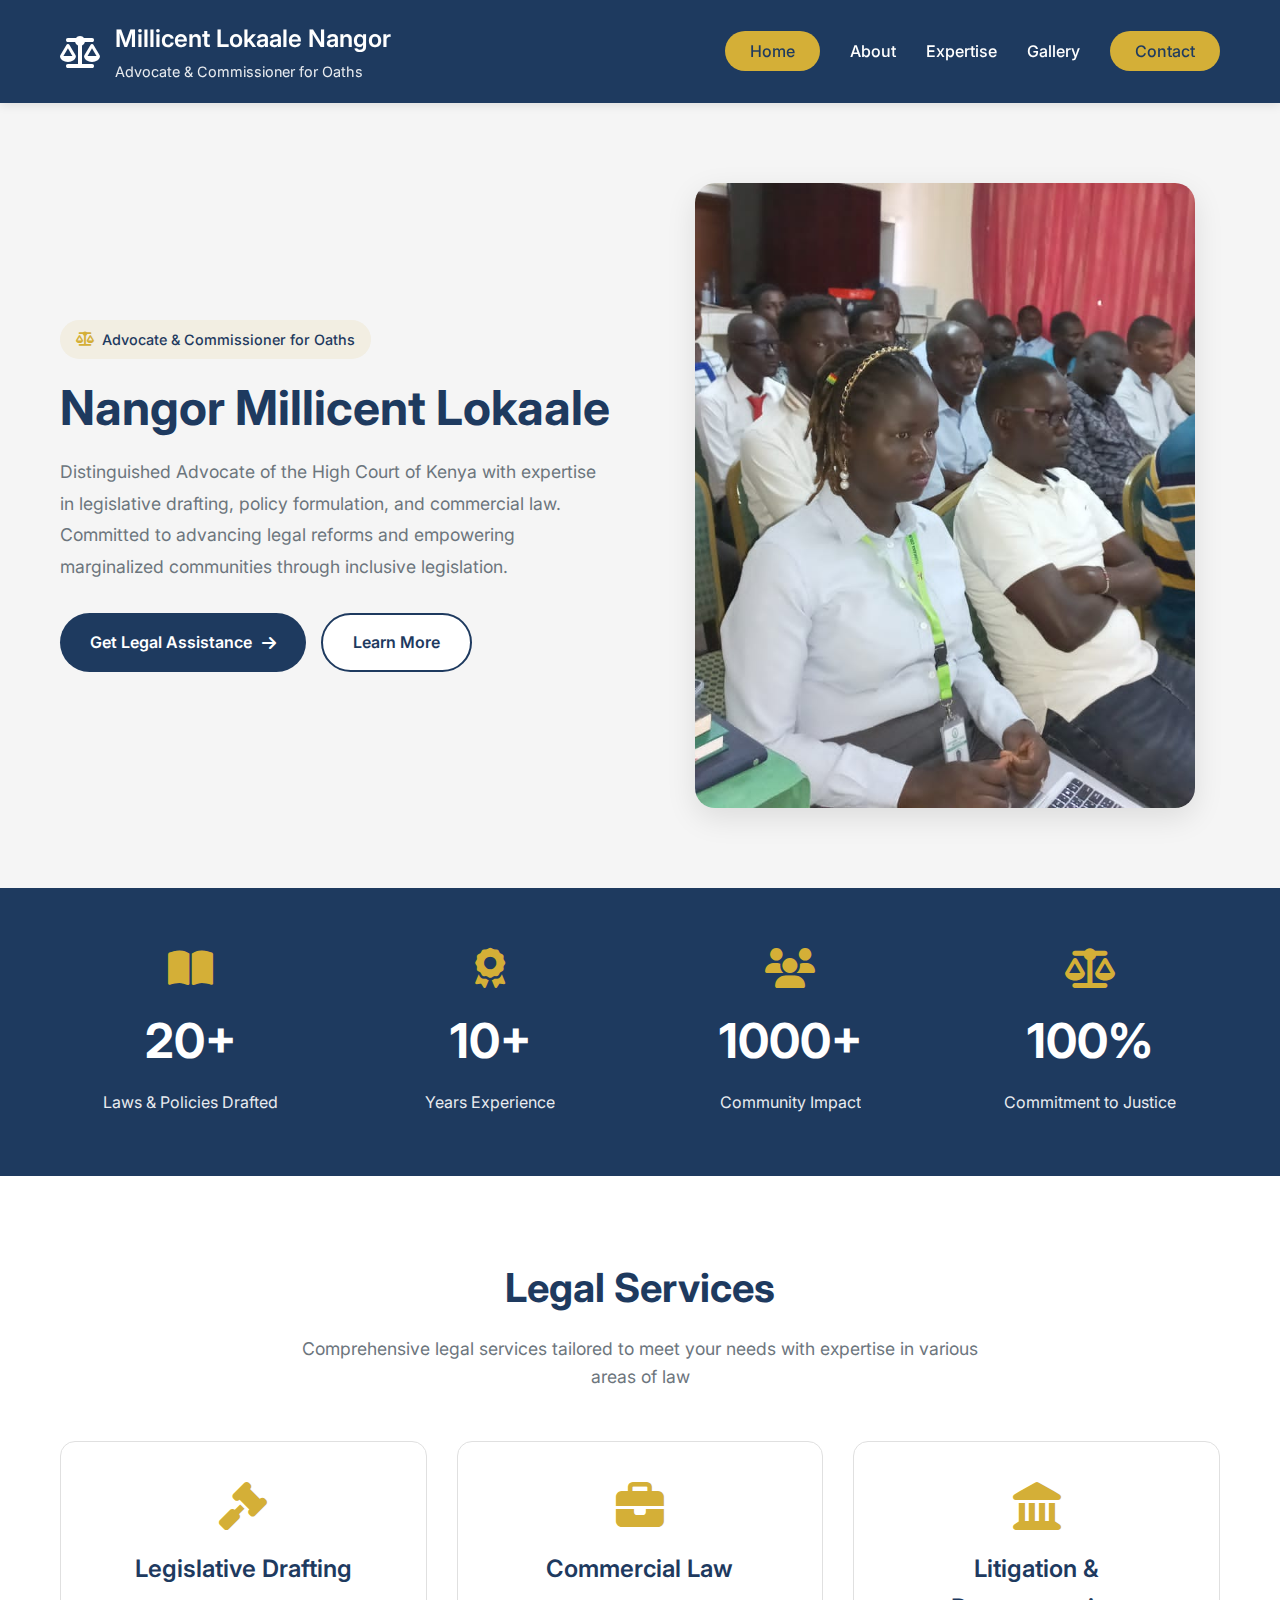
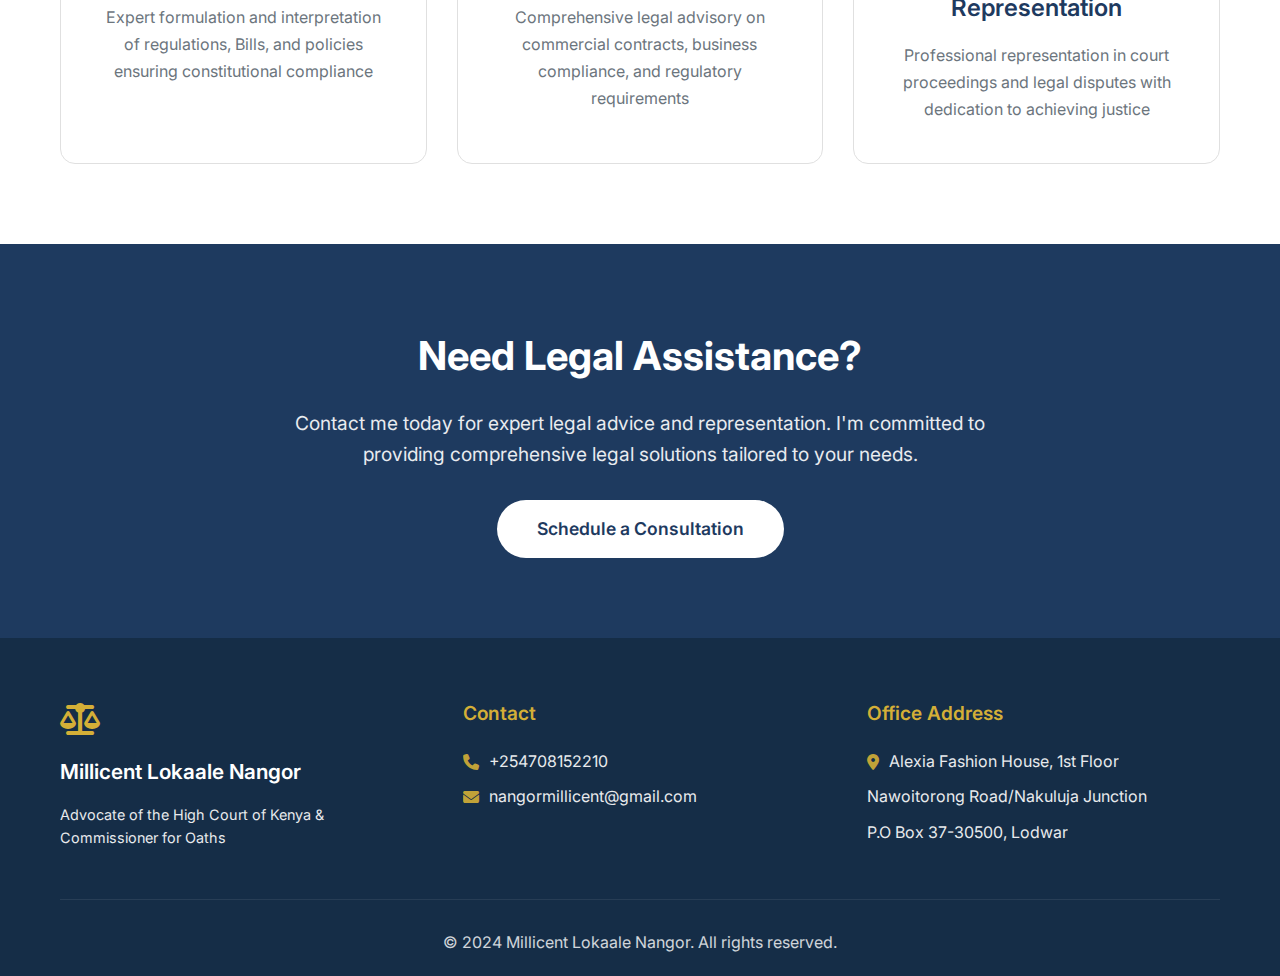
<file: index.html>
<!DOCTYPE html>
<html lang="en">
<head>
    <meta charset="UTF-8">
    <meta name="viewport" content="width=device-width, initial-scale=1.0">
    <title>Millicent Lokaale Nangor - Advocate & Commissioner for Oaths</title>
    <link rel="stylesheet" href="styles.css">
    <link href="https://fonts.googleapis.com/css2?family=Inter:wght@300;400;500;600;700&display=swap" rel="stylesheet">
    <link rel="stylesheet" href="https://cdnjs.cloudflare.com/ajax/libs/font-awesome/6.4.0/css/all.min.css">
</head>
<body>
    <!-- Header Navigation -->
    <header class="top-header">
        <div class="container">
            <div class="header-content">
                <div class="logo-brand">
                    <i class="fas fa-balance-scale"></i>
                    <div class="logo-text">
                        <h1>Millicent Lokaale Nangor</h1>
                        <p>Advocate & Commissioner for Oaths</p>
                    </div>
                </div>
                <nav class="main-nav">
                    <ul>
                        <li><a href="index.html" class="btn-contact active">Home</a></li>
                        <li><a href="about.html">About</a></li>
                        <li><a href="expertise.html">Expertise</a></li>
                        <li><a href="images.html">Gallery</a></li>
                        <li><a href="contact.html" class="btn-contact">Contact</a></li>
                    </ul>
                </nav>
            </div>
        </div>
    </header>

    <!-- Hero Section -->
    <section id="home" class="hero-section">
        <div class="container">
            <div class="hero-content">
                <div class="hero-text">
                    <div class="badge">
                        <i class="fas fa-balance-scale"></i>
                        <span>Advocate & Commissioner for Oaths</span>
                    </div>
                    <h2>Nangor Millicent Lokaale</h2>
                    <p>Distinguished Advocate of the High Court of Kenya with expertise in legislative drafting, policy formulation, and commercial law. Committed to advancing legal reforms and empowering marginalized communities through inclusive legislation.</p>
                    <div class="hero-buttons">
                    <a href="contact.html" class="btn-primary">Get Legal Assistance <i class="fas fa-arrow-right"></i></a>
                    <a href="about.html" class="btn-secondary">Learn More</a>
                    </div>
                </div>
                <div class="hero-image">
                    <img src="img/WhatsApp Image 2026-01-26 at 23.56.16.jpeg" alt="Millicent Lokaale Nangor - Professional Photo" class="hero-img">
                </div>
            </div>
        </div>
    </section>

    <!-- Statistics Section -->
    <section class="stats-section">
        <div class="container">
            <div class="stats-grid">
                <div class="stat-item">
                    <i class="fas fa-book-open"></i>
                    <h3>20+</h3>
                    <p>Laws & Policies Drafted</p>
                </div>
                <div class="stat-item">
                    <i class="fas fa-award"></i>
                    <h3>10+</h3>
                    <p>Years Experience</p>
                </div>
                <div class="stat-item">
                    <i class="fas fa-users"></i>
                    <h3>1000+</h3>
                    <p>Community Impact</p>
                </div>
                <div class="stat-item">
                    <i class="fas fa-balance-scale"></i>
                    <h3>100%</h3>
                    <p>Commitment to Justice</p>
                </div>
            </div>
        </div>
    </section>

    <!-- Legal Services Section -->
    <section class="services-section">
        <div class="container">
            <h2 class="section-heading">Legal Services</h2>
            <p class="section-subtitle">Comprehensive legal services tailored to meet your needs with expertise in various areas of law</p>
            <div class="services-grid">
                <div class="service-card">
                    <i class="fas fa-gavel"></i>
                    <h3>Legislative Drafting</h3>
                    <p>Expert formulation and interpretation of regulations, Bills, and policies ensuring constitutional compliance</p>
                </div>
                <div class="service-card">
                    <i class="fas fa-briefcase"></i>
                    <h3>Commercial Law</h3>
                    <p>Comprehensive legal advisory on commercial contracts, business compliance, and regulatory requirements</p>
                </div>
                <div class="service-card">
                    <i class="fas fa-landmark"></i>
                    <h3>Litigation & Representation</h3>
                    <p>Professional representation in court proceedings and legal disputes with dedication to achieving justice</p>
                </div>
            </div>
        </div>
    </section>

    <!-- Call to Action Section -->
    <section class="cta-section">
        <div class="container">
            <h2>Need Legal Assistance?</h2>
            <p>Contact me today for expert legal advice and representation. I'm committed to providing comprehensive legal solutions tailored to your needs.</p>
            <a href="contact.html" class="btn-cta">Schedule a Consultation</a>
        </div>
    </section>

    <!-- Footer -->
    <footer class="footer">
        <div class="container">
            <div class="footer-content">
                <div class="footer-column">
                    <div class="footer-brand">
                        <i class="fas fa-balance-scale"></i>
                        <h3>Millicent Lokaale Nangor</h3>
                        <p>Advocate of the High Court of Kenya & Commissioner for Oaths</p>
                    </div>
                </div>
                <div class="footer-column">
                    <h4>Contact</h4>
                    <p><i class="fas fa-phone"></i> +254708152210</p>
                    <p><i class="fas fa-envelope"></i> nangormillicent@gmail.com</p>
                </div>
                <div class="footer-column">
                    <h4>Office Address</h4>
                    <p><i class="fas fa-map-marker-alt"></i> Alexia Fashion House, 1st Floor</p>
                    <p>Nawoitorong Road/Nakuluja Junction</p>
                    <p>P.O Box 37-30500, Lodwar</p>
                </div>
            </div>
            <div class="footer-bottom">
                <p>&copy; 2024 Millicent Lokaale Nangor. All rights reserved.</p>
            </div>
        </div>
    </footer>

    <script src="script.js"></script>
</body>
</html>
</file>
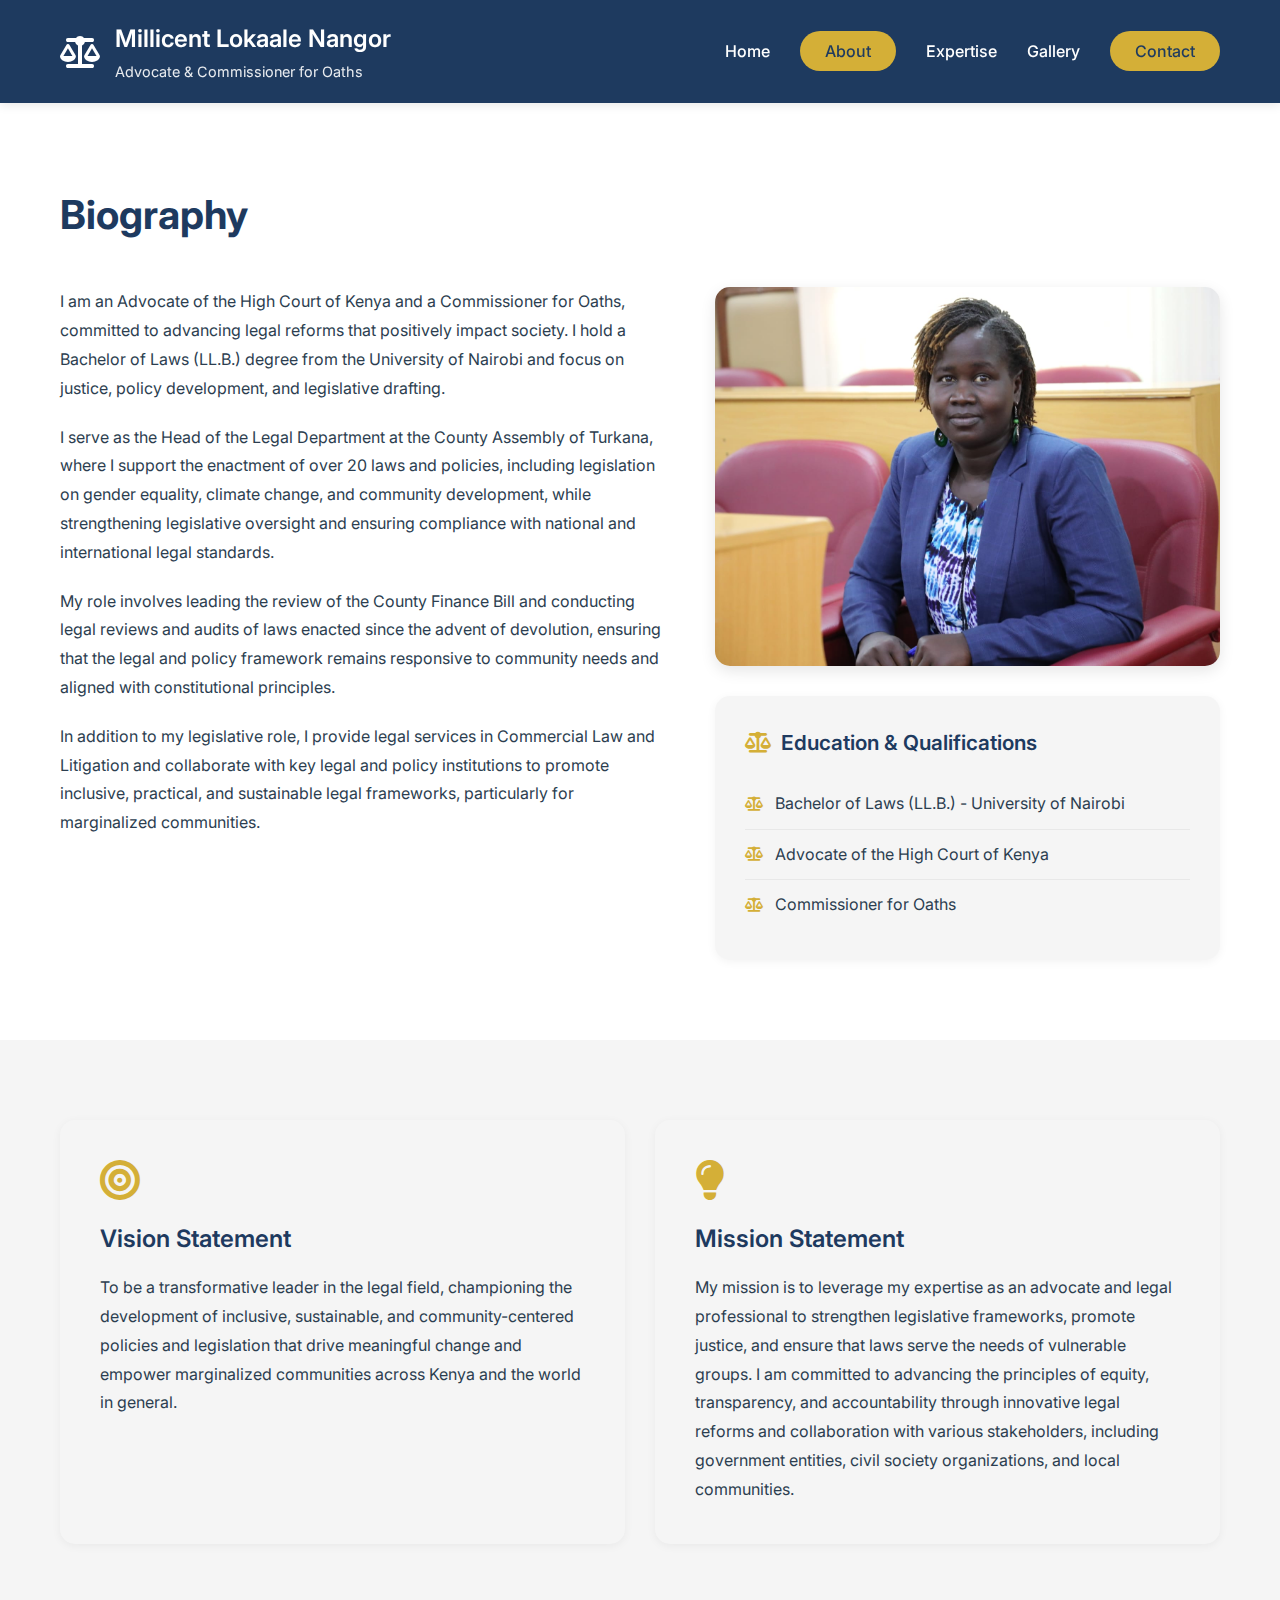
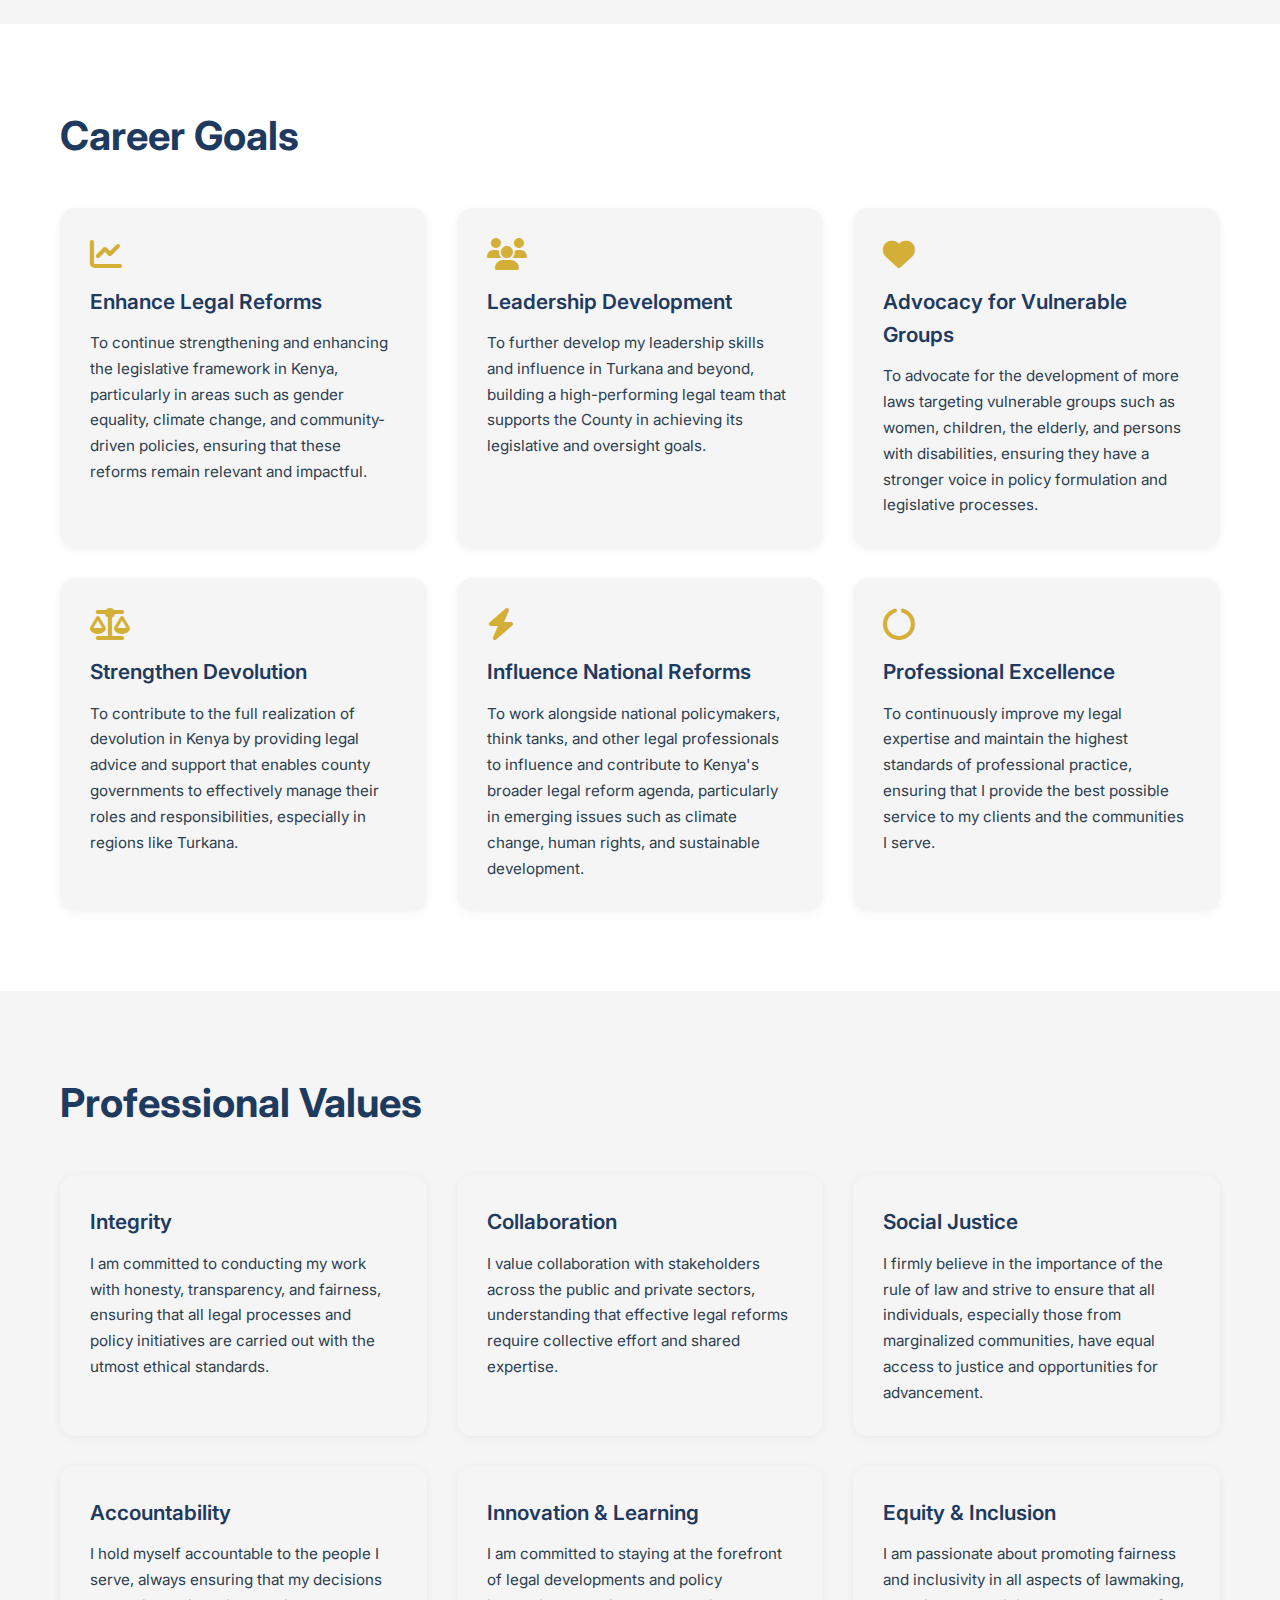
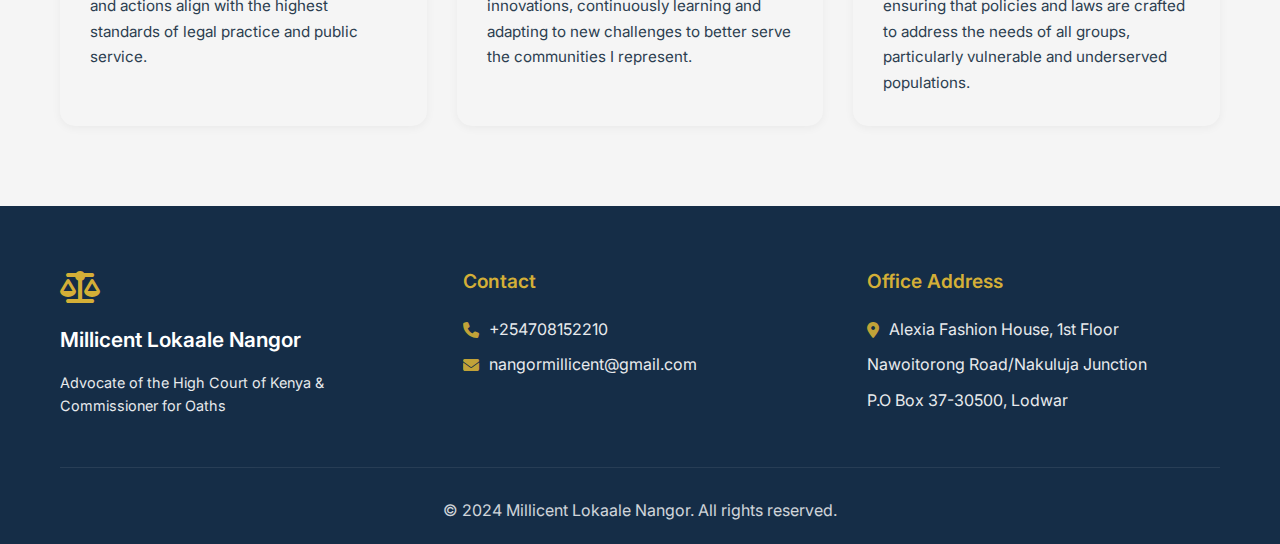
<file: about.html>
<!DOCTYPE html>
<html lang="en">
<head>
    <meta charset="UTF-8">
    <meta name="viewport" content="width=device-width, initial-scale=1.0">
    <title>About - Millicent Lokaale Nangor</title>
    <link rel="stylesheet" href="styles.css">
    <link href="https://fonts.googleapis.com/css2?family=Inter:wght@300;400;500;600;700&display=swap" rel="stylesheet">
    <link rel="stylesheet" href="https://cdnjs.cloudflare.com/ajax/libs/font-awesome/6.4.0/css/all.min.css">
</head>
<body>
    <!-- Header Navigation -->
    <header class="top-header">
        <div class="container">
            <div class="header-content">
                <div class="logo-brand">
                    <i class="fas fa-balance-scale"></i>
                    <div class="logo-text">
                        <h1>Millicent Lokaale Nangor</h1>
                        <p>Advocate & Commissioner for Oaths</p>
                    </div>
                </div>
                <nav class="main-nav">
                    <ul>
                        <li><a href="index.html">Home</a></li>
                        <li><a href="about.html" class="btn-contact active">About</a></li>
                        <li><a href="expertise.html">Expertise</a></li>
                        <li><a href="images.html">Gallery</a></li>
                        <li><a href="contact.html" class="btn-contact">Contact</a></li>
                    </ul>
                </nav>
            </div>
        </div>
    </header>

    <!-- Biography Section -->
    <section class="about-page-section">
        <div class="container">
            <h2 class="page-heading">Biography</h2>
            <div class="biography-content">
                <div class="biography-text">
                    <p>
                        I am an Advocate of the High Court of Kenya and a Commissioner for Oaths, committed to advancing legal reforms that positively impact society. I hold a Bachelor of Laws (LL.B.) degree from the University of Nairobi and focus on justice, policy development, and legislative drafting.
                        </p>
                        
                        <p>
                        I serve as the Head of the Legal Department at the County Assembly of Turkana, where I support the enactment of over 20 laws and policies, including legislation on gender equality, climate change, and community development, while strengthening legislative oversight and ensuring compliance with national and international legal standards.
                        </p>
                        
                        <p>
                        My role involves leading the review of the County Finance Bill and conducting legal reviews and audits of laws enacted since the advent of devolution, ensuring that the legal and policy framework remains responsive to community needs and aligned with constitutional principles.
                        </p>
                        
                        <p>
                        In addition to my legislative role, I provide legal services in Commercial Law and Litigation and collaborate with key legal and policy institutions to promote inclusive, practical, and sustainable legal frameworks, particularly for marginalized communities.
                        </p>
                        
                        
                </div>
                <div class="biography-image">
                    <img src="img/about.jpeg" alt="Professional Meeting" class="biography-img">
                    <div class="qualifications-card">
                        <h3><i class="fas fa-balance-scale"></i> Education & Qualifications</h3>
                        <ul>
                            <li><i class="fas fa-balance-scale"></i> Bachelor of Laws (LL.B.) - University of Nairobi</li>
                            <li><i class="fas fa-balance-scale"></i> Advocate of the High Court of Kenya</li>
                            <li><i class="fas fa-balance-scale"></i> Commissioner for Oaths</li>
                        </ul>
                    </div>
                </div>
            </div>
        </div>
    </section>

    <!-- Vision & Mission Section -->
    <section class="vision-mission-section">
        <div class="container">
            <div class="vision-mission-grid">
                <div class="vision-mission-card">
                    <i class="fas fa-bullseye"></i>
                    <h3>Vision Statement</h3>
                    <p>
                        To be a transformative leader in the legal field, championing the development of inclusive, sustainable, and 
                        community-centered policies and legislation that drive meaningful change and empower marginalized communities 
                        across Kenya and the world in general.
                    </p>
                </div>
                <div class="vision-mission-card">
                    <i class="fas fa-lightbulb"></i>
                    <h3>Mission Statement</h3>
                    <p>
                        My mission is to leverage my expertise as an advocate and legal professional to strengthen legislative frameworks, 
                        promote justice, and ensure that laws serve the needs of vulnerable groups. I am committed to advancing the principles 
                        of equity, transparency, and accountability through innovative legal reforms and collaboration with various stakeholders, 
                        including government entities, civil society organizations, and local communities.
                    </p>
                </div>
            </div>
        </div>
    </section>

    <!-- Career Goals Section -->
    <section class="career-goals-section">
        <div class="container">
            <h2 class="page-heading">Career Goals</h2>
            <div class="goals-values-grid">
                <div class="goal-value-card">
                    <i class="fas fa-chart-line"></i>
                    <h3>Enhance Legal Reforms</h3>
                    <p>
                        To continue strengthening and enhancing the legislative framework in Kenya, particularly in areas such as gender equality, 
                        climate change, and community-driven policies, ensuring that these reforms remain relevant and impactful.
                    </p>
                </div>
                <div class="goal-value-card">
                    <i class="fas fa-users"></i>
                    <h3>Leadership Development</h3>
                    <p>
                        To further develop my leadership skills and influence in Turkana and beyond, building a high-performing legal team that 
                        supports the County in achieving its legislative and oversight goals.
                    </p>
                </div>
                <div class="goal-value-card">
                    <i class="fas fa-heart"></i>
                    <h3>Advocacy for Vulnerable Groups</h3>
                    <p>
                        To advocate for the development of more laws targeting vulnerable groups such as women, children, the elderly, and persons 
                        with disabilities, ensuring they have a stronger voice in policy formulation and legislative processes.
                    </p>
                </div>
                <div class="goal-value-card">
                    <i class="fas fa-balance-scale"></i>
                    <h3>Strengthen Devolution</h3>
                    <p>
                        To contribute to the full realization of devolution in Kenya by providing legal advice and support that enables county 
                        governments to effectively manage their roles and responsibilities, especially in regions like Turkana.
                    </p>
                </div>
                <div class="goal-value-card">
                    <i class="fas fa-bolt"></i>
                    <h3>Influence National Reforms</h3>
                    <p>
                        To work alongside national policymakers, think tanks, and other legal professionals to influence and contribute to Kenya's 
                        broader legal reform agenda, particularly in emerging issues such as climate change, human rights, and sustainable development.
                    </p>
                </div>
                <div class="goal-value-card">
                    <i class="fas fa-circle-notch"></i>
                    <h3>Professional Excellence</h3>
                    <p>
                        To continuously improve my legal expertise and maintain the highest standards of professional practice, ensuring that I 
                        provide the best possible service to my clients and the communities I serve.
                    </p>
                </div>
            </div>
        </div>
    </section>

    <!-- Professional Values Section -->
    <section class="professional-values-section">
        <div class="container">
            <h2 class="page-heading">Professional Values</h2>
            <div class="goals-values-grid">
                <div class="goal-value-card">
                    <h3>Integrity</h3>
                    <p>
                        I am committed to conducting my work with honesty, transparency, and fairness, ensuring that all legal processes and 
                        policy initiatives are carried out with the utmost ethical standards.
                    </p>
                </div>
                <div class="goal-value-card">
                    <h3>Collaboration</h3>
                    <p>
                        I value collaboration with stakeholders across the public and private sectors, understanding that effective legal reforms 
                        require collective effort and shared expertise.
                    </p>
                </div>
                <div class="goal-value-card">
                    <h3>Social Justice</h3>
                    <p>
                        I firmly believe in the importance of the rule of law and strive to ensure that all individuals, especially those from 
                        marginalized communities, have equal access to justice and opportunities for advancement.
                    </p>
                </div>
                <div class="goal-value-card">
                    <h3>Accountability</h3>
                    <p>
                        I hold myself accountable to the people I serve, always ensuring that my decisions and actions align with the highest 
                        standards of legal practice and public service.
                    </p>
                </div>
                <div class="goal-value-card">
                    <h3>Innovation & Learning</h3>
                    <p>
                        I am committed to staying at the forefront of legal developments and policy innovations, continuously learning and adapting 
                        to new challenges to better serve the communities I represent.
                    </p>
                </div>
                <div class="goal-value-card">
                    <h3>Equity & Inclusion</h3>
                    <p>
                        I am passionate about promoting fairness and inclusivity in all aspects of lawmaking, ensuring that policies and laws are 
                        crafted to address the needs of all groups, particularly vulnerable and underserved populations.
                    </p>
                </div>
            </div>
        </div>
    </section>

    <!-- Footer -->
    <footer class="footer">
        <div class="container">
            <div class="footer-content">
                <div class="footer-column">
                    <div class="footer-brand">
                        <i class="fas fa-balance-scale"></i>
                        <h3>Millicent Lokaale Nangor</h3>
                        <p>Advocate of the High Court of Kenya & Commissioner for Oaths</p>
                    </div>
                </div>
                <div class="footer-column">
                    <h4>Contact</h4>
                    <p><i class="fas fa-phone"></i> +254708152210</p>
                    <p><i class="fas fa-envelope"></i> nangormillicent@gmail.com</p>
                </div>
                <div class="footer-column">
                    <h4>Office Address</h4>
                    <p><i class="fas fa-map-marker-alt"></i> Alexia Fashion House, 1st Floor</p>
                    <p>Nawoitorong Road/Nakuluja Junction</p>
                    <p>P.O Box 37-30500, Lodwar</p>
                </div>
            </div>
            <div class="footer-bottom">
                <p>&copy; 2024 Millicent Lokaale Nangor. All rights reserved.</p>
            </div>
        </div>
    </footer>

    <script src="script.js"></script>
</body>
</html>
</file>
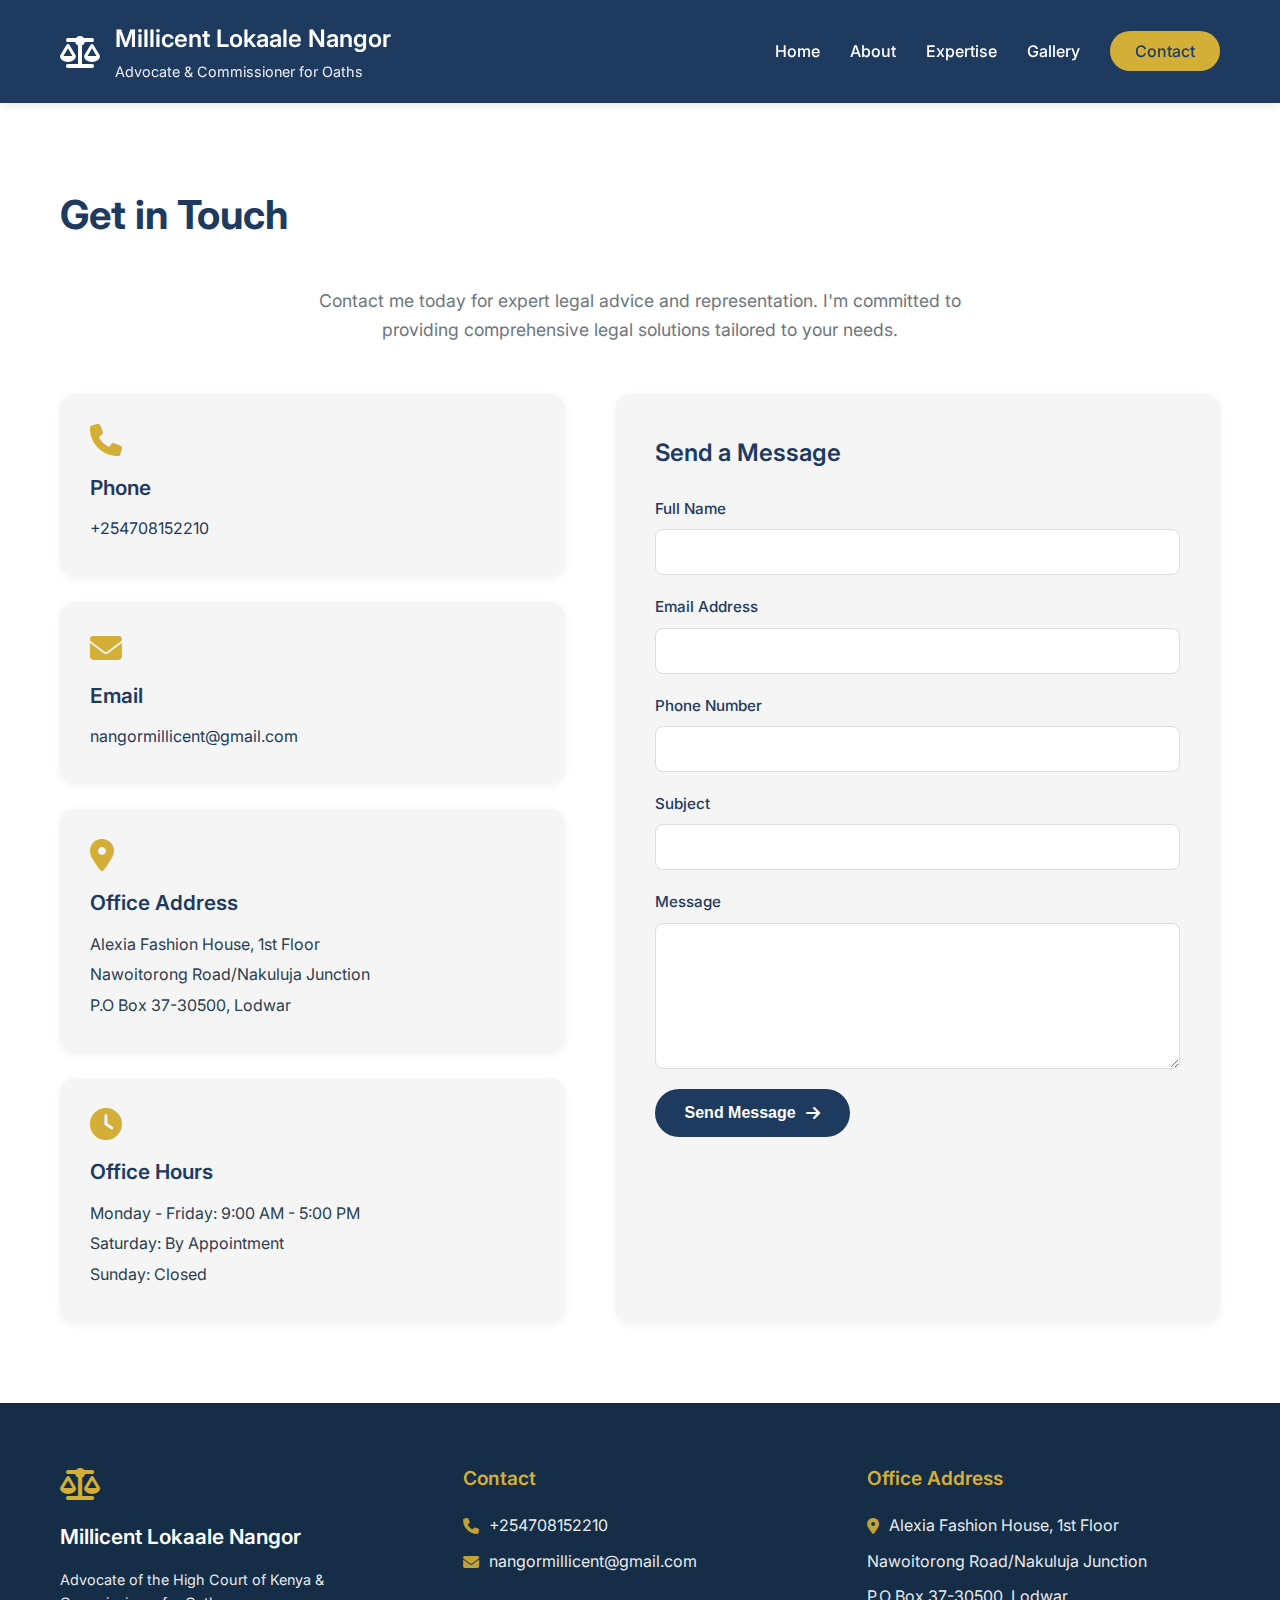
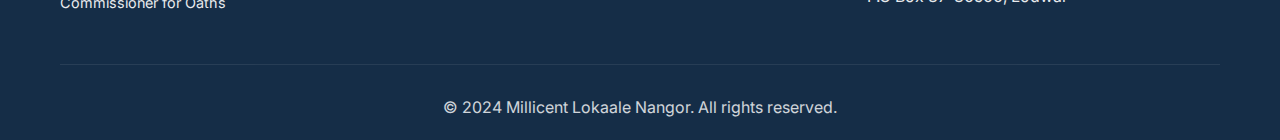
<file: contact.html>
<!DOCTYPE html>
<html lang="en">
<head>
    <meta charset="UTF-8">
    <meta name="viewport" content="width=device-width, initial-scale=1.0">
    <title>Contact - Millicent Lokaale Nangor</title>
    <link rel="stylesheet" href="styles.css">
    <link href="https://fonts.googleapis.com/css2?family=Inter:wght@300;400;500;600;700&display=swap" rel="stylesheet">
    <link rel="stylesheet" href="https://cdnjs.cloudflare.com/ajax/libs/font-awesome/6.4.0/css/all.min.css">
</head>
<body>
    <!-- Header Navigation -->
    <header class="top-header">
        <div class="container">
            <div class="header-content">
                <div class="logo-brand">
                    <i class="fas fa-balance-scale"></i>
                    <div class="logo-text">
                        <h1>Millicent Lokaale Nangor</h1>
                        <p>Advocate & Commissioner for Oaths</p>
                    </div>
                </div>
                <nav class="main-nav">
                    <ul>
                        <li><a href="index.html">Home</a></li>
                        <li><a href="about.html">About</a></li>
                        <li><a href="expertise.html">Expertise</a></li>
                        <li><a href="images.html">Gallery</a></li>
                        <li><a href="contact.html" class="btn-contact active">Contact</a></li>
                    </ul>
                </nav>
            </div>
        </div>
    </header>

    <!-- Contact Section -->
    <section class="contact-page-section">
        <div class="container">
            <h2 class="page-heading">Get in Touch</h2>
            <p class="section-subtitle" style="text-align: center; margin-bottom: 50px;">
                Contact me today for expert legal advice and representation. I'm committed to providing comprehensive legal solutions tailored to your needs.
            </p>
            
            <div class="contact-content">
                <div class="contact-info-section">
                    <div class="contact-card">
                        <i class="fas fa-phone"></i>
                        <h3>Phone</h3>
                        <p><a href="tel:+254713299069">+254708152210</a></p>
                    </div>
                    <div class="contact-card">
                        <i class="fas fa-envelope"></i>
                        <h3>Email</h3>
                        <p><a href="mailto:nangormillicent@gmail.com">nangormillicent@gmail.com</a></p>
                    </div>
                    <div class="contact-card">
                        <i class="fas fa-map-marker-alt"></i>
                        <h3>Office Address</h3>
                        <p>Alexia Fashion House, 1st Floor</p>
                        <p>Nawoitorong Road/Nakuluja Junction</p>
                        <p>P.O Box 37-30500, Lodwar</p>
                    </div>
                    <div class="contact-card">
                        <i class="fas fa-clock"></i>
                        <h3>Office Hours</h3>
                        <p>Monday - Friday: 9:00 AM - 5:00 PM</p>
                        <p>Saturday: By Appointment</p>
                        <p>Sunday: Closed</p>
                    </div>
                </div>
                
                <div class="contact-form-section">
                    <h3>Send a Message</h3>
                    <form class="contact-form" id="contactForm">
                        <div class="form-group">
                            <label for="name">Full Name</label>
                            <input type="text" id="name" name="name" required>
                        </div>
                        <div class="form-group">
                            <label for="email">Email Address</label>
                            <input type="email" id="email" name="email" required>
                        </div>
                        <div class="form-group">
                            <label for="phone">Phone Number</label>
                            <input type="tel" id="phone" name="phone">
                        </div>
                        <div class="form-group">
                            <label for="subject">Subject</label>
                            <input type="text" id="subject" name="subject" required>
                        </div>
                        <div class="form-group">
                            <label for="message">Message</label>
                            <textarea id="message" name="message" rows="6" required></textarea>
                        </div>
                        <button type="submit" class="btn-submit">Send Message <i class="fas fa-arrow-right"></i></button>
                    </form>
                </div>
            </div>
        </div>
    </section>

    <!-- Footer -->
    <footer class="footer">
        <div class="container">
            <div class="footer-content">
                <div class="footer-column">
                    <div class="footer-brand">
                        <i class="fas fa-balance-scale"></i>
                        <h3>Millicent Lokaale Nangor</h3>
                        <p>Advocate of the High Court of Kenya & Commissioner for Oaths</p>
                    </div>
                </div>
                <div class="footer-column">
                    <h4>Contact</h4>
                    <p><i class="fas fa-phone"></i> +254708152210</p>
                    <p><i class="fas fa-envelope"></i> nangormillicent@gmail.com</p>
                </div>
                <div class="footer-column">
                    <h4>Office Address</h4>
                    <p><i class="fas fa-map-marker-alt"></i> Alexia Fashion House, 1st Floor</p>
                    <p>Nawoitorong Road/Nakuluja Junction</p>
                    <p>P.O Box 37-30500, Lodwar</p>
                </div>
            </div>
            <div class="footer-bottom">
                <p>&copy; 2024 Millicent Lokaale Nangor. All rights reserved.</p>
            </div>
        </div>
    </footer>

    <script src="script.js"></script>
</body>
</html>
</file>
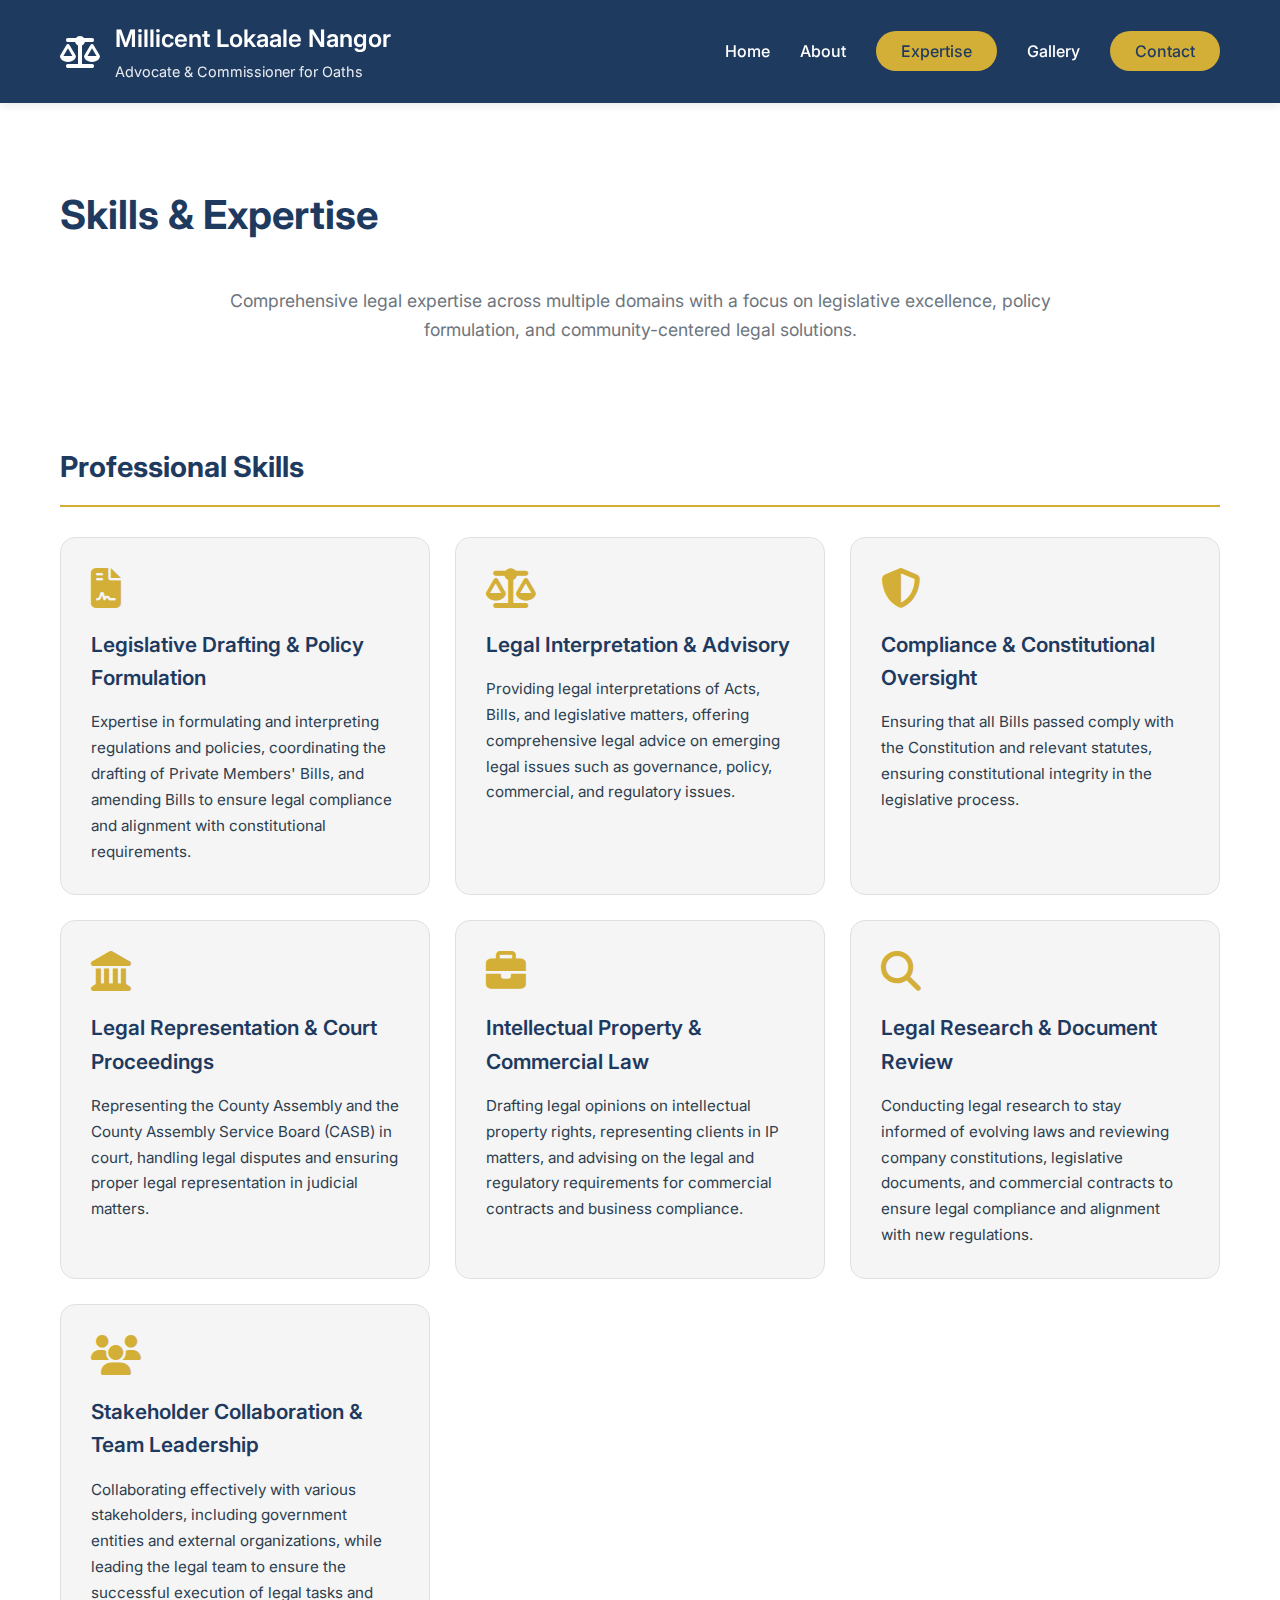
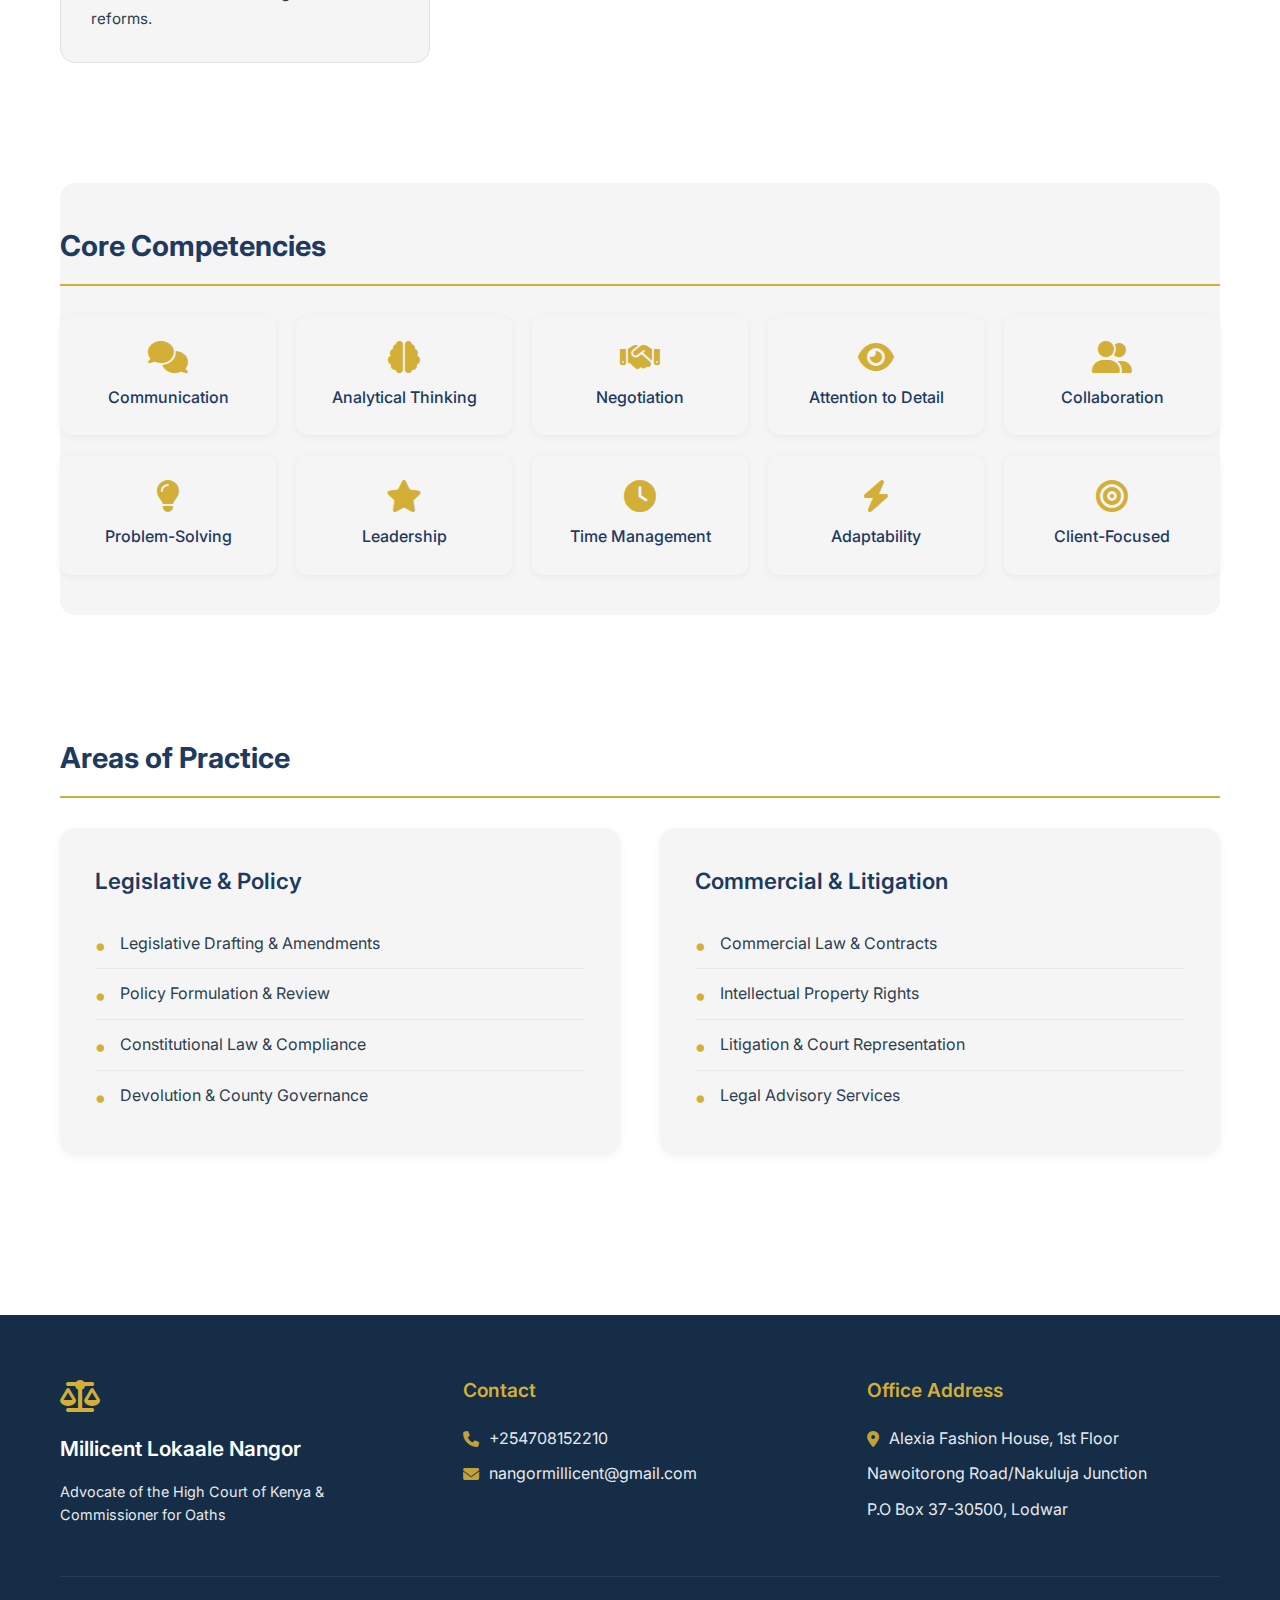
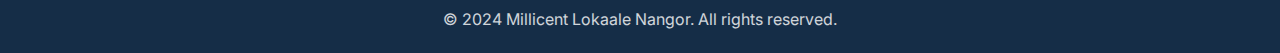
<file: expertise.html>
<!DOCTYPE html>
<html lang="en">
<head>
    <meta charset="UTF-8">
    <meta name="viewport" content="width=device-width, initial-scale=1.0">
    <title>Expertise - Millicent Lokaale Nangor</title>
    <link rel="stylesheet" href="styles.css">
    <link href="https://fonts.googleapis.com/css2?family=Inter:wght@300;400;500;600;700&display=swap" rel="stylesheet">
    <link rel="stylesheet" href="https://cdnjs.cloudflare.com/ajax/libs/font-awesome/6.4.0/css/all.min.css">
</head>
<body>
    <!-- Header Navigation -->
    <header class="top-header">
        <div class="container">
            <div class="header-content">
                <div class="logo-brand">
                    <i class="fas fa-balance-scale"></i>
                    <div class="logo-text">
                        <h1>Millicent Lokaale Nangor</h1>
                        <p>Advocate & Commissioner for Oaths</p>
                    </div>
                </div>
                <nav class="main-nav">
                    <ul>
                        <li><a href="index.html">Home</a></li>
                        <li><a href="about.html">About</a></li>
                        <li><a href="expertise.html" class="btn-contact active">Expertise</a></li>
                        <li><a href="images.html">Gallery</a></li>
                        <li><a href="contact.html" class="btn-contact">Contact</a></li>
                    </ul>
                </nav>
            </div>
        </div>
    </header>

    <!-- Skills & Expertise Section -->
    <section class="about-page-section">
        <div class="container">
            <h2 class="page-heading">Skills & Expertise</h2>
            <p class="section-subtitle" style="text-align: center; max-width: 900px; margin: 0 auto 60px;">
                Comprehensive legal expertise across multiple domains with a focus on legislative excellence, policy formulation, and community-centered legal solutions.
            </p>

            <!-- Professional Skills Section -->
            <div class="professional-skills-section" style="margin-bottom: 80px; padding: 40px 0;">
                <h3 class="page-heading" style="font-size: 1.8rem; text-align: left; margin-bottom: 30px; padding-bottom: 15px; border-bottom: 2px solid var(--light-gold);">Professional Skills</h3>
                <div class="professional-skills-grid">
                    <div class="professional-skill-card">
                        <i class="fas fa-file-contract"></i>
                        <h4>Legislative Drafting & Policy Formulation</h4>
                        <p>
                            Expertise in formulating and interpreting regulations and policies, coordinating the drafting of Private Members' Bills, 
                            and amending Bills to ensure legal compliance and alignment with constitutional requirements.
                        </p>
                    </div>
                    <div class="professional-skill-card">
                        <i class="fas fa-balance-scale"></i>
                        <h4>Legal Interpretation & Advisory</h4>
                        <p>
                            Providing legal interpretations of Acts, Bills, and legislative matters, offering comprehensive legal advice on emerging 
                            legal issues such as governance, policy, commercial, and regulatory issues.
                        </p>
                    </div>
                    <div class="professional-skill-card">
                        <i class="fas fa-shield-alt"></i>
                        <h4>Compliance & Constitutional Oversight</h4>
                        <p>
                            Ensuring that all Bills passed comply with the Constitution and relevant statutes, ensuring constitutional integrity in 
                            the legislative process.
                        </p>
                    </div>
                    <div class="professional-skill-card">
                        <i class="fas fa-landmark"></i>
                        <h4>Legal Representation & Court Proceedings</h4>
                        <p>
                            Representing the County Assembly and the County Assembly Service Board (CASB) in court, handling legal disputes and 
                            ensuring proper legal representation in judicial matters.
                        </p>
                    </div>
                    <div class="professional-skill-card">
                        <i class="fas fa-briefcase"></i>
                        <h4>Intellectual Property & Commercial Law</h4>
                        <p>
                            Drafting legal opinions on intellectual property rights, representing clients in IP matters, and advising on the legal 
                            and regulatory requirements for commercial contracts and business compliance.
                        </p>
                    </div>
                    <div class="professional-skill-card">
                        <i class="fas fa-search"></i>
                        <h4>Legal Research & Document Review</h4>
                        <p>
                            Conducting legal research to stay informed of evolving laws and reviewing company constitutions, legislative documents, 
                            and commercial contracts to ensure legal compliance and alignment with new regulations.
                        </p>
                    </div>
                    <div class="professional-skill-card">
                        <i class="fas fa-users"></i>
                        <h4>Stakeholder Collaboration & Team Leadership</h4>
                        <p>
                            Collaborating effectively with various stakeholders, including government entities and external organizations, while 
                            leading the legal team to ensure the successful execution of legal tasks and reforms.
                        </p>
                    </div>
                </div>
            </div>

            <!-- Core Competencies Section -->
            <div class="core-competencies-section" style="margin-bottom: 80px; padding: 40px 0; background-color: var(--light-gray); border-radius: 15px;">
                <h3 class="page-heading" style="font-size: 1.8rem; text-align: left; margin-bottom: 30px; padding-bottom: 15px; border-bottom: 2px solid var(--light-gold);">Core Competencies</h3>
                <div class="core-competencies-grid">
                    <div class="competency-card">
                        <i class="fas fa-comments"></i>
                        <span>Communication</span>
                    </div>
                    <div class="competency-card">
                        <i class="fas fa-brain"></i>
                        <span>Analytical Thinking</span>
                    </div>
                    <div class="competency-card">
                        <i class="fas fa-handshake"></i>
                        <span>Negotiation</span>
                    </div>
                    <div class="competency-card">
                        <i class="fas fa-eye"></i>
                        <span>Attention to Detail</span>
                    </div>
                    <div class="competency-card">
                        <i class="fas fa-user-friends"></i>
                        <span>Collaboration</span>
                    </div>
                    <div class="competency-card">
                        <i class="fas fa-lightbulb"></i>
                        <span>Problem-Solving</span>
                    </div>
                    <div class="competency-card">
                        <i class="fas fa-star"></i>
                        <span>Leadership</span>
                    </div>
                    <div class="competency-card">
                        <i class="fas fa-clock"></i>
                        <span>Time Management</span>
                    </div>
                    <div class="competency-card">
                        <i class="fas fa-bolt"></i>
                        <span>Adaptability</span>
                    </div>
                    <div class="competency-card">
                        <i class="fas fa-bullseye"></i>
                        <span>Client-Focused</span>
                    </div>
                </div>
            </div>

            <!-- Areas of Practice Section -->
            <div class="areas-of-practice-section" style="margin-bottom: 40px; padding: 40px 0;">
                <h3 class="page-heading" style="font-size: 1.8rem; text-align: left; margin-bottom: 30px; padding-bottom: 15px; border-bottom: 2px solid var(--light-gold);">Areas of Practice</h3>
                <div class="practice-areas-grid">
                    <div class="practice-area-column">
                        <h4>Legislative & Policy</h4>
                        <ul>
                            <li>Legislative Drafting & Amendments</li>
                            <li>Policy Formulation & Review</li>
                            <li>Constitutional Law & Compliance</li>
                            <li>Devolution & County Governance</li>
                        </ul>
                    </div>
                    <div class="practice-area-column">
                        <h4>Commercial & Litigation</h4>
                        <ul>
                            <li>Commercial Law & Contracts</li>
                            <li>Intellectual Property Rights</li>
                            <li>Litigation & Court Representation</li>
                            <li>Legal Advisory Services</li>
                        </ul>
                    </div>
                </div>
            </div>
        </div>
    </section>

    <!-- Footer -->
    <footer class="footer">
        <div class="container">
            <div class="footer-content">
                <div class="footer-column">
                    <div class="footer-brand">
                        <i class="fas fa-balance-scale"></i>
                        <h3>Millicent Lokaale Nangor</h3>
                        <p>Advocate of the High Court of Kenya & Commissioner for Oaths</p>
                    </div>
                </div>
                <div class="footer-column">
                    <h4>Contact</h4>
                    <p><i class="fas fa-phone"></i> +254708152210</p>
                    <p><i class="fas fa-envelope"></i> nangormillicent@gmail.com</p>
                </div>
                <div class="footer-column">
                    <h4>Office Address</h4>
                    <p><i class="fas fa-map-marker-alt"></i> Alexia Fashion House, 1st Floor</p>
                    <p>Nawoitorong Road/Nakuluja Junction</p>
                    <p>P.O Box 37-30500, Lodwar</p>
                </div>
            </div>
            <div class="footer-bottom">
                <p>&copy; 2024 Millicent Lokaale Nangor. All rights reserved.</p>
            </div>
        </div>
    </footer>

    <script src="script.js"></script>
</body>
</html>
</file>
<file: styles.css>
* {
    margin: 0;
    padding: 0;
    box-sizing: border-box;
}

:root {
    --dark-blue: #1e3a5f;
    --darker-blue: #152d47;
    --light-gold: #d4af37;
    --white: #ffffff;
    --light-gray: #f5f5f5;
    --text-dark: #2c3e50;
    --text-light: #6c757d;
}

body {
    font-family: 'Inter', sans-serif;
    line-height: 1.6;
    color: var(--text-dark);
    background-color: var(--white);
}

.container {
    max-width: 1200px;
    margin: 0 auto;
    padding: 0 20px;
}

/* Header */
.top-header {
    background-color: var(--dark-blue);
    padding: 20px 0;
    position: sticky;
    top: 0;
    z-index: 1000;
    box-shadow: 0 2px 10px rgba(0, 0, 0, 0.1);
}

.header-content {
    display: flex;
    justify-content: space-between;
    align-items: center;
}

.logo-brand {
    display: flex;
    align-items: center;
    gap: 15px;
}

.logo-brand i {
    font-size: 2rem;
    color: var(--white);
}

.logo-text h1 {
    color: var(--white);
    font-size: 1.5rem;
    font-weight: 600;
    margin-bottom: 2px;
}

.logo-text p {
    color: rgba(255, 255, 255, 0.9);
    font-size: 0.9rem;
}

.main-nav ul {
    display: flex;
    list-style: none;
    gap: 30px;
    align-items: center;
}

.main-nav a {
    color: var(--white);
    text-decoration: none;
    font-weight: 500;
    font-size: 1rem;
    transition: color 0.3s;
}

.main-nav a:hover {
    color: var(--light-gold);
}

.btn-contact {
    background-color: var(--light-gold);
    color: var(--dark-blue) !important;
    padding: 10px 25px;
    border-radius: 25px;
    font-weight: 600;
    transition: all 0.3s;
}

.btn-contact:hover {
    background-color: #c9a030;
    transform: translateY(-2px);
}

/* Hero Section */
.hero-section {
    padding: 80px 0;
    background-color: var(--light-gray);
}

.hero-content {
    display: grid;
    grid-template-columns: 1fr 1fr;
    gap: 60px;
    align-items: center;
}

.hero-text {
    max-width: 600px;
}

.badge {
    display: inline-flex;
    align-items: center;
    gap: 8px;
    background-color: rgba(212, 175, 55, 0.1);
    color: var(--dark-blue);
    padding: 8px 16px;
    border-radius: 20px;
    font-size: 0.9rem;
    font-weight: 500;
    margin-bottom: 20px;
}

.badge i {
    color: var(--light-gold);
}

.hero-text h2 {
    font-size: 3rem;
    font-weight: 700;
    color: var(--dark-blue);
    margin-bottom: 20px;
    line-height: 1.2;
}

.hero-text p {
    font-size: 1.1rem;
    color: var(--text-light);
    margin-bottom: 30px;
    line-height: 1.8;
}

.hero-buttons {
    display: flex;
    gap: 15px;
    flex-wrap: wrap;
}

.btn-primary {
    background-color: var(--dark-blue);
    color: var(--white);
    padding: 15px 30px;
    border-radius: 30px;
    text-decoration: none;
    font-weight: 600;
    display: inline-flex;
    align-items: center;
    gap: 10px;
    transition: all 0.3s;
}

.btn-primary:hover {
    background-color: var(--darker-blue);
    transform: translateY(-2px);
    box-shadow: 0 5px 15px rgba(0, 0, 0, 0.2);
}

.btn-secondary {
    background-color: var(--white);
    color: var(--dark-blue);
    padding: 15px 30px;
    border-radius: 30px;
    text-decoration: none;
    font-weight: 600;
    border: 2px solid var(--dark-blue);
    transition: all 0.3s;
}

.btn-secondary:hover {
    background-color: var(--dark-blue);
    color: var(--white);
}

.hero-image {
    display: flex;
    justify-content: center;
    align-items: center;
}

.hero-img {
    width: 100%;
    max-width: 500px;
    aspect-ratio: 4/5;
    border-radius: 20px;
    object-fit: cover;
    box-shadow: 0 10px 30px rgba(0, 0, 0, 0.1);
}

.image-placeholder {
    width: 100%;
    max-width: 500px;
    aspect-ratio: 4/5;
    background: linear-gradient(135deg, #f5d76e 0%, #f7dc6f 100%);
    border-radius: 20px;
    display: flex;
    flex-direction: column;
    align-items: center;
    justify-content: center;
    color: var(--dark-blue);
    box-shadow: 0 10px 30px rgba(0, 0, 0, 0.1);
}

.image-placeholder i {
    font-size: 5rem;
    margin-bottom: 20px;
    opacity: 0.7;
}

.image-placeholder p {
    font-size: 1.2rem;
    font-weight: 500;
}

/* Statistics Section */
.stats-section {
    background-color: var(--dark-blue);
    padding: 60px 0;
}

.stats-grid {
    display: grid;
    grid-template-columns: repeat(4, 1fr);
    gap: 40px;
}

.stat-item {
    text-align: center;
    color: var(--white);
}

.stat-item i {
    font-size: 2.5rem;
    color: var(--light-gold);
    margin-bottom: 15px;
}

.stat-item h3 {
    font-size: 3rem;
    font-weight: 700;
    margin-bottom: 10px;
}

.stat-item p {
    font-size: 1rem;
    opacity: 0.9;
}

/* Services Section */
.services-section {
    padding: 80px 0;
    background-color: var(--white);
}

.section-heading {
    font-size: 2.5rem;
    font-weight: 700;
    color: var(--dark-blue);
    text-align: center;
    margin-bottom: 15px;
}

.section-subtitle {
    text-align: center;
    color: var(--text-light);
    font-size: 1.1rem;
    margin-bottom: 50px;
    max-width: 700px;
    margin-left: auto;
    margin-right: auto;
}

.services-grid {
    display: grid;
    grid-template-columns: repeat(3, 1fr);
    gap: 30px;
}

.service-card {
    background-color: var(--white);
    padding: 40px;
    border-radius: 15px;
    border: 1px solid #e0e0e0;
    text-align: center;
    transition: all 0.3s;
}

.service-card:hover {
    transform: translateY(-5px);
    box-shadow: 0 10px 30px rgba(0, 0, 0, 0.1);
    border-color: var(--light-gold);
}

.service-card i {
    font-size: 3rem;
    color: var(--light-gold);
    margin-bottom: 20px;
}

.service-card h3 {
    font-size: 1.5rem;
    font-weight: 600;
    color: var(--dark-blue);
    margin-bottom: 15px;
}

.service-card p {
    color: var(--text-light);
    line-height: 1.7;
}

/* About Section */
.about-section {
    padding: 80px 0;
    background-color: var(--light-gray);
}

.about-content {
    max-width: 900px;
    margin: 0 auto;
}

.about-content p {
    font-size: 1.1rem;
    color: var(--text-dark);
    margin-bottom: 25px;
    line-height: 1.8;
}

/* CTA Section */
.cta-section {
    background-color: var(--dark-blue);
    padding: 80px 0;
    text-align: center;
    color: var(--white);
}

.cta-section h2 {
    font-size: 2.5rem;
    font-weight: 700;
    margin-bottom: 20px;
}

.cta-section p {
    font-size: 1.2rem;
    margin-bottom: 30px;
    opacity: 0.9;
    max-width: 700px;
    margin-left: auto;
    margin-right: auto;
}

.btn-cta {
    background-color: var(--white);
    color: var(--dark-blue);
    padding: 15px 40px;
    border-radius: 30px;
    text-decoration: none;
    font-weight: 600;
    font-size: 1.1rem;
    display: inline-block;
    transition: all 0.3s;
}

.btn-cta:hover {
    transform: translateY(-2px);
    box-shadow: 0 5px 20px rgba(0, 0, 0, 0.2);
}

/* Footer */
.footer {
    background-color: var(--darker-blue);
    padding: 60px 0 20px;
    color: var(--white);
}

.footer-content {
    display: grid;
    grid-template-columns: repeat(3, 1fr);
    gap: 50px;
    margin-bottom: 40px;
}

.footer-brand {
    display: flex;
    flex-direction: column;
    gap: 10px;
}

.footer-brand i {
    font-size: 2rem;
    color: var(--light-gold);
    margin-bottom: 10px;
}

.footer-brand h3 {
    font-size: 1.3rem;
    font-weight: 600;
    margin-bottom: 5px;
}

.footer-brand p {
    font-size: 0.9rem;
    opacity: 0.8;
}

.footer-column h4 {
    font-size: 1.2rem;
    font-weight: 600;
    margin-bottom: 20px;
    color: var(--light-gold);
}

.footer-column p {
    margin-bottom: 10px;
    display: flex;
    align-items: flex-start;
    gap: 10px;
    opacity: 0.9;
}

.footer-column i {
    color: var(--light-gold);
    margin-top: 5px;
}

.footer-bottom {
    text-align: center;
    padding-top: 30px;
    border-top: 1px solid rgba(255, 255, 255, 0.1);
    opacity: 0.8;
}

/* Responsive Design */
@media (max-width: 968px) {
    .hero-content {
        grid-template-columns: 1fr;
        gap: 40px;
    }

    .hero-text h2 {
        font-size: 2.5rem;
    }

    .stats-grid {
        grid-template-columns: repeat(2, 1fr);
        gap: 30px;
    }

    .services-grid {
        grid-template-columns: 1fr;
    }

    .footer-content {
        grid-template-columns: 1fr;
        gap: 30px;
    }
}

@media (max-width: 768px) {
    .header-content {
        flex-direction: column;
        gap: 20px;
    }

    .main-nav ul {
        flex-wrap: wrap;
        justify-content: center;
        gap: 15px;
    }

    .hero-text h2 {
        font-size: 2rem;
    }

    .stats-grid {
        grid-template-columns: 1fr;
    }

    .section-heading {
        font-size: 2rem;
    }

    .cta-section h2 {
        font-size: 2rem;
    }
}

/* About Page Styles - Used consistently across pages */
.about-page-section {
    padding: 80px 0;
    background-color: var(--white);
}

.page-heading {
    font-size: 2.5rem;
    font-weight: 700;
    color: var(--dark-blue);
    margin-bottom: 40px;
}

.biography-content {
    display: grid;
    grid-template-columns: 1.2fr 1fr;
    gap: 50px;
    align-items: start;
}

.biography-text {
    line-height: 1.8;
}

.biography-text p {
    font-size: 1rem;
    color: var(--text-dark);
    margin-bottom: 20px;
}

.biography-image {
    display: flex;
    flex-direction: column;
    gap: 30px;
}

.biography-img {
    width: 100%;
    aspect-ratio: 4/3;
    border-radius: 15px;
    object-fit: cover;
    box-shadow: 0 5px 15px rgba(0, 0, 0, 0.1);
}

.image-placeholder-large {
    width: 100%;
    aspect-ratio: 4/3;
    background: linear-gradient(135deg, #e8e8e8 0%, #d0d0d0 100%);
    border-radius: 15px;
    display: flex;
    flex-direction: column;
    align-items: center;
    justify-content: center;
    color: var(--text-light);
    box-shadow: 0 5px 15px rgba(0, 0, 0, 0.1);
}

.image-placeholder-large i {
    font-size: 4rem;
    margin-bottom: 15px;
    opacity: 0.5;
}

.image-placeholder-large p {
    font-size: 1.1rem;
    font-weight: 500;
}

.qualifications-card {
    background-color: var(--light-gray);
    padding: 30px;
    border-radius: 15px;
    box-shadow: 0 2px 10px rgba(0, 0, 0, 0.05);
}

.qualifications-card h3 {
    font-size: 1.3rem;
    font-weight: 600;
    color: var(--dark-blue);
    margin-bottom: 20px;
    display: flex;
    align-items: center;
    gap: 10px;
}

.qualifications-card h3 i {
    color: var(--light-gold);
}

.qualifications-card ul {
    list-style: none;
    padding: 0;
}

.qualifications-card ul li {
    padding: 12px 0;
    color: var(--text-dark);
    display: flex;
    align-items: center;
    gap: 12px;
    border-bottom: 1px solid rgba(0, 0, 0, 0.05);
}

.qualifications-card ul li:last-child {
    border-bottom: none;
}

.qualifications-card ul li i {
    color: var(--light-gold);
    font-size: 0.9rem;
}

.vision-mission-section {
    padding: 80px 0;
    background-color: var(--light-gray);
}

.vision-mission-grid {
    display: grid;
    grid-template-columns: repeat(2, 1fr);
    gap: 30px;
}

.vision-mission-card {
    background-color: var(--light-gray);
    padding: 40px;
    border-radius: 15px;
    box-shadow: 0 2px 10px rgba(0, 0, 0, 0.05);
}

.vision-mission-card i {
    font-size: 2.5rem;
    color: var(--light-gold);
    margin-bottom: 20px;
}

.vision-mission-card h3 {
    font-size: 1.5rem;
    font-weight: 600;
    color: var(--dark-blue);
    margin-bottom: 15px;
}

.vision-mission-card p {
    color: var(--text-dark);
    line-height: 1.8;
}

.career-goals-section,
.professional-values-section {
    padding: 80px 0;
    background-color: var(--white);
}

.professional-values-section {
    background-color: var(--light-gray);
}

.goals-values-grid {
    display: grid;
    grid-template-columns: repeat(3, 1fr);
    gap: 30px;
}

.goal-value-card {
    background-color: var(--light-gray);
    padding: 30px;
    border-radius: 15px;
    box-shadow: 0 2px 10px rgba(0, 0, 0, 0.05);
    transition: all 0.3s;
}

.goal-value-card:hover {
    transform: translateY(-5px);
    box-shadow: 0 5px 20px rgba(0, 0, 0, 0.1);
}

.goal-value-card i {
    font-size: 2rem;
    color: var(--light-gold);
    margin-bottom: 15px;
}

.goal-value-card h3 {
    font-size: 1.3rem;
    font-weight: 600;
    color: var(--dark-blue);
    margin-bottom: 12px;
}

.goal-value-card p {
    color: var(--text-dark);
    line-height: 1.7;
    font-size: 0.95rem;
}

/* Contact Page Styles */
.contact-page-section {
    padding: 80px 0;
    background-color: var(--white);
}

.contact-content {
    display: grid;
    grid-template-columns: 1fr 1.2fr;
    gap: 50px;
}

.contact-info-section {
    display: flex;
    flex-direction: column;
    gap: 25px;
}

.contact-card {
    background-color: var(--light-gray);
    padding: 30px;
    border-radius: 15px;
    box-shadow: 0 2px 10px rgba(0, 0, 0, 0.05);
}

.contact-card i {
    font-size: 2rem;
    color: var(--light-gold);
    margin-bottom: 15px;
}

.contact-card h3 {
    font-size: 1.3rem;
    font-weight: 600;
    color: var(--dark-blue);
    margin-bottom: 12px;
}

.contact-card p {
    color: var(--text-dark);
    margin-bottom: 5px;
    line-height: 1.6;
}

.contact-card a {
    color: var(--dark-blue);
    text-decoration: none;
    transition: color 0.3s;
}

.contact-card a:hover {
    color: var(--light-gold);
}

.contact-form-section {
    background-color: var(--light-gray);
    padding: 40px;
    border-radius: 15px;
    box-shadow: 0 2px 10px rgba(0, 0, 0, 0.05);
}

.contact-form-section h3 {
    font-size: 1.5rem;
    font-weight: 600;
    color: var(--dark-blue);
    margin-bottom: 25px;
}

.contact-form {
    display: flex;
    flex-direction: column;
    gap: 20px;
}

.form-group {
    display: flex;
    flex-direction: column;
}

.form-group label {
    font-weight: 500;
    color: var(--dark-blue);
    margin-bottom: 8px;
    font-size: 0.95rem;
}

.form-group input,
.form-group textarea {
    padding: 12px 15px;
    border: 1px solid #ddd;
    border-radius: 8px;
    font-size: 1rem;
    font-family: 'Inter', sans-serif;
    transition: border-color 0.3s;
}

.form-group input:focus,
.form-group textarea:focus {
    outline: none;
    border-color: var(--light-gold);
}

.form-group textarea {
    resize: vertical;
    min-height: 120px;
}

.btn-submit {
    background-color: var(--dark-blue);
    color: var(--white);
    padding: 15px 30px;
    border: none;
    border-radius: 30px;
    font-size: 1rem;
    font-weight: 600;
    cursor: pointer;
    display: inline-flex;
    align-items: center;
    gap: 10px;
    transition: all 0.3s;
    align-self: flex-start;
}

.btn-submit:hover {
    background-color: var(--darker-blue);
    transform: translateY(-2px);
    box-shadow: 0 5px 15px rgba(0, 0, 0, 0.2);
}

/* Active navigation item styling - removed duplicate, see below */

/* Responsive Updates */
@media (max-width: 968px) {
    .biography-content {
        grid-template-columns: 1fr;
    }

    .vision-mission-grid {
        grid-template-columns: 1fr;
    }

    .goals-values-grid {
        grid-template-columns: repeat(2, 1fr);
    }

    .contact-content {
        grid-template-columns: 1fr;
    }
}

@media (max-width: 768px) {
    .goals-values-grid {
        grid-template-columns: 1fr;
    }
}

/* Expertise Page Styles - Now using consistent styling */
.professional-skills-section,
.core-competencies-section,
.areas-of-practice-section {
    margin-bottom: 80px;
}

.professional-skills-grid {
    display: grid;
    grid-template-columns: repeat(auto-fit, minmax(320px, 1fr));
    gap: 25px;
}

.professional-skill-card {
    background-color: var(--light-gray);
    padding: 30px;
    border-radius: 15px;
    border: 1px solid #e0e0e0;
    transition: all 0.3s;
}

.professional-skill-card:hover {
    transform: translateY(-5px);
    box-shadow: 0 10px 30px rgba(0, 0, 0, 0.1);
    border-color: var(--light-gold);
    background-color: var(--white);
}

.professional-skill-card i {
    font-size: 2.5rem;
    color: var(--light-gold);
    margin-bottom: 20px;
}

.professional-skill-card h4 {
    font-size: 1.3rem;
    font-weight: 600;
    color: var(--dark-blue);
    margin-bottom: 15px;
}

.professional-skill-card p {
    color: var(--text-dark);
    line-height: 1.7;
    font-size: 0.95rem;
}

.core-competencies-grid {
    display: grid;
    grid-template-columns: repeat(auto-fill, minmax(200px, 1fr));
    gap: 20px;
}

.competency-card {
    background-color: var(--light-gray);
    padding: 25px;
    border-radius: 12px;
    text-align: center;
    transition: all 0.3s;
    display: flex;
    flex-direction: column;
    align-items: center;
    gap: 12px;
    box-shadow: 0 2px 8px rgba(0, 0, 0, 0.05);
}

.competency-card:hover {
    background-color: var(--white);
    transform: translateY(-3px);
    box-shadow: 0 5px 15px rgba(0, 0, 0, 0.1);
}

.competency-card i {
    font-size: 2rem;
    color: var(--light-gold);
}

.competency-card span {
    font-size: 1rem;
    font-weight: 500;
    color: var(--dark-blue);
}

.areas-of-practice-section {
    margin-bottom: 40px;
}

.practice-areas-grid {
    display: grid;
    grid-template-columns: repeat(2, 1fr);
    gap: 40px;
}

.practice-area-column {
    background-color: var(--light-gray);
    padding: 35px;
    border-radius: 15px;
    box-shadow: 0 2px 10px rgba(0, 0, 0, 0.05);
    transition: all 0.3s;
}

.practice-area-column:hover {
    transform: translateY(-3px);
    box-shadow: 0 5px 20px rgba(0, 0, 0, 0.1);
}

.practice-area-column h4 {
    font-size: 1.4rem;
    font-weight: 600;
    color: var(--dark-blue);
    margin-bottom: 20px;
}

.practice-area-column ul {
    list-style: none;
    padding: 0;
}

.practice-area-column ul li {
    padding: 12px 0;
    color: var(--text-dark);
    font-size: 1rem;
    line-height: 1.6;
    border-bottom: 1px solid rgba(0, 0, 0, 0.05);
    position: relative;
    padding-left: 25px;
}

.practice-area-column ul li:last-child {
    border-bottom: none;
}

.practice-area-column ul li::before {
    content: "•";
    color: var(--light-gold);
    font-weight: bold;
    font-size: 1.5rem;
    position: absolute;
    left: 0;
    top: 8px;
}

/* Active navigation item - when combined with btn-contact */
.main-nav a.btn-contact.active {
    background-color: var(--light-gold);
    color: var(--dark-blue) !important;
}

/* Active navigation item - when not using btn-contact (fallback) */
.main-nav a.active:not(.btn-contact) {
    color: var(--light-gold);
}

/* Gallery Page Styles - Now using consistent styling */
.gallery-filters {
    display: flex;
    justify-content: center;
    gap: 15px;
    margin-bottom: 50px;
    flex-wrap: wrap;
}

.filter-btn {
    padding: 12px 30px;
    border: 2px solid var(--dark-blue);
    background-color: var(--white);
    color: var(--dark-blue);
    border-radius: 25px;
    font-weight: 600;
    font-size: 1rem;
    cursor: pointer;
    transition: all 0.3s;
}

.filter-btn:hover {
    background-color: var(--light-gray);
}

.filter-btn.active {
    background-color: var(--dark-blue);
    color: var(--white);
    border-color: var(--dark-blue);
}

.gallery-grid {
    display: grid;
    grid-template-columns: repeat(auto-fill, minmax(320px, 1fr));
    gap: 30px;
    margin-top: 40px;
}

.gallery-card {
    background-color: var(--white);
    border-radius: 15px;
    overflow: hidden;
    box-shadow: 0 5px 15px rgba(0, 0, 0, 0.1);
    transition: all 0.3s;
    display: block;
}

.gallery-card.hide {
    display: none;
}

.gallery-card:hover {
    transform: translateY(-5px);
    box-shadow: 0 10px 30px rgba(0, 0, 0, 0.15);
}

.gallery-image {
    width: 100%;
    aspect-ratio: 4/3;
    overflow: hidden;
}

.gallery-image img {
    width: 100%;
    height: 100%;
    object-fit: cover;
    transition: transform 0.3s;
}

.gallery-card:hover .gallery-image img {
    transform: scale(1.05);
}

.gallery-card-content {
    padding: 25px;
}

.gallery-card-content h3 {
    font-size: 1.3rem;
    font-weight: 600;
    color: var(--dark-blue);
    margin-bottom: 10px;
}

.gallery-card-content p {
    color: var(--text-light);
    font-size: 0.95rem;
    line-height: 1.6;
    margin-bottom: 15px;
}

.gallery-tag {
    display: inline-block;
    padding: 6px 15px;
    border-radius: 20px;
    font-size: 0.85rem;
    font-weight: 500;
    background-color: var(--light-gray);
    color: var(--dark-blue);
}

.gallery-tag.office {
    background-color: rgba(30, 58, 95, 0.1);
    color: var(--dark-blue);
}

.gallery-tag.events {
    background-color: rgba(212, 175, 55, 0.1);
    color: var(--dark-blue);
}

.gallery-tag.professional {
    background-color: rgba(30, 58, 95, 0.15);
    color: var(--dark-blue);
}

.gallery-tag.legal {
    background-color: rgba(212, 175, 55, 0.15);
    color: var(--dark-blue);
}

/* Responsive Updates for Expertise */
@media (max-width: 968px) {
    .professional-skills-grid {
        grid-template-columns: repeat(2, 1fr);
    }

    .core-competencies-grid {
        grid-template-columns: repeat(3, 1fr);
    }

    .practice-areas-grid {
        grid-template-columns: 1fr;
    }

    .gallery-grid {
        grid-template-columns: repeat(2, 1fr);
    }
}

@media (max-width: 768px) {
    .professional-skills-grid {
        grid-template-columns: 1fr;
    }

    .core-competencies-grid {
        grid-template-columns: repeat(2, 1fr);
    }

    .gallery-grid {
        grid-template-columns: 1fr;
    }
}

/* Smooth Scrolling */
html {
    scroll-behavior: smooth;
}
</file>
